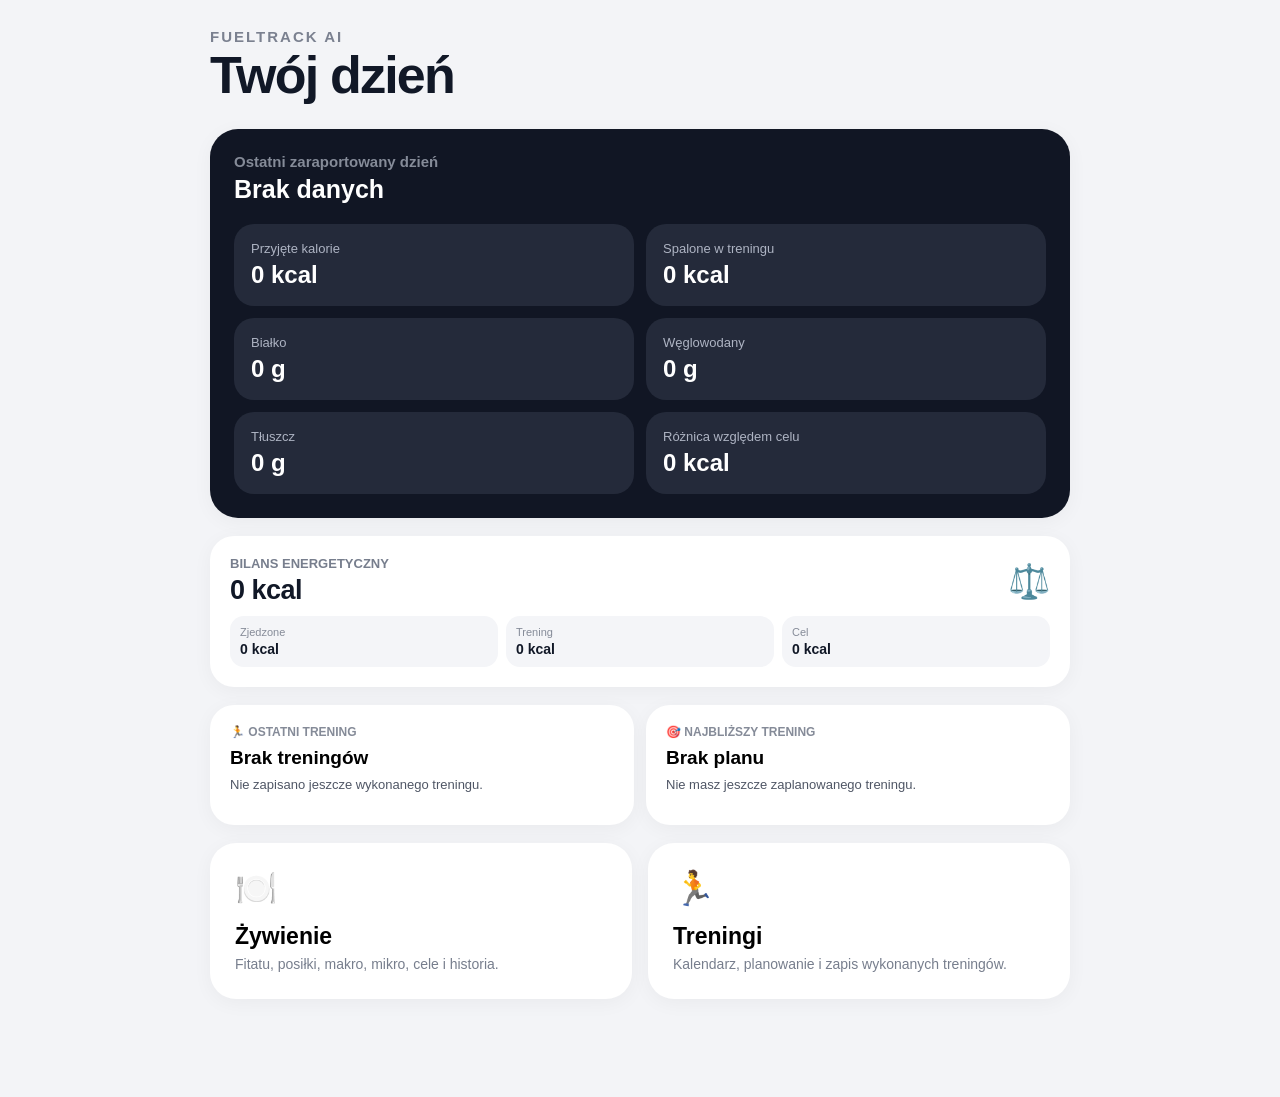
<file: index.html>
<!DOCTYPE html>
<html lang="pl">
<head>
  <meta charset="UTF-8">

  <meta
    name="viewport"
    content="width=device-width, initial-scale=1.0, viewport-fit=cover"
  >

  <meta
    name="theme-color"
    content="#f3f4f7"
  >

  <title>FuelTrack AI</title>

  <style>

    * {
      box-sizing: border-box;
    }

    html {
      background: #f3f4f7;
    }

    body {
      margin: 0;
      padding: 0;
      background: #f3f4f7;
      color: #111827;

      font-family:
        -apple-system,
        BlinkMacSystemFont,
        "SF Pro Display",
        "SF Pro Text",
        Inter,
        Arial,
        sans-serif;
    }

    button,
    input,
    select,
    textarea {
      font: inherit;
    }

    button {
      cursor: pointer;
    }

    .app {
      width: 100%;
      max-width: 900px;
      margin: 0 auto;
      padding: 28px 20px 80px;
    }

    .brand {
      color: #7b8190;
      font-size: 15px;
      font-weight: 800;
      letter-spacing: 2px;
      margin-bottom: 4px;
    }

    h1 {
      margin: 0;
      font-size: clamp(34px, 8vw, 52px);
      line-height: 1;
      letter-spacing: -1.8px;
    }

    h2 {
      margin: 0;
      font-size: 28px;
      letter-spacing: -0.7px;
    }

    h3 {
      margin: 0;
    }

    .topbar {
      display: flex;
      justify-content: space-between;
      align-items: flex-start;
      gap: 15px;
      margin-bottom: 28px;
    }

    .primary-btn {
      border: 0;
      border-radius: 18px;
      padding: 17px 20px;
      background: #3565e8;
      color: white;
      font-weight: 800;
      box-shadow: 0 8px 20px rgba(53, 101, 232, .2);
    }

    .secondary-btn {
      border: 0;
      border-radius: 14px;
      padding: 12px 16px;
      background: #e8eaf0;
      color: #151923;
      font-weight: 750;
    }

    .back-btn {
      border: 0;
      border-radius: 14px;
      padding: 11px 15px;
      background: #e7e9ef;
      font-weight: 750;
      margin-bottom: 18px;
    }

    .card {
      background: white;
      border-radius: 28px;
      padding: 24px;
      margin-bottom: 18px;
      box-shadow: 0 4px 20px rgba(0, 0, 0, .045);
    }

    .dark-card {
      background: #111624;
      color: white;
    }

    .summary-title {
      color: #858b98;
      font-size: 15px;
      font-weight: 700;
      margin-bottom: 5px;
    }

    .summary-date {
      font-size: 25px;
      font-weight: 850;
      margin-bottom: 20px;
    }

    .summary-grid {
      display: grid;
      grid-template-columns: repeat(2, 1fr);
      gap: 12px;
    }

    .summary-item {
      background: #242a3a;
      border-radius: 20px;
      padding: 17px;
    }

    .summary-label {
      color: #aeb4c3;
      font-size: 13px;
      margin-bottom: 5px;
    }

    .summary-value {
      font-size: 24px;
      font-weight: 850;
    }

    /* =====================================================
       BILANS
    ===================================================== */

    .balance-card {
      background: white;
      border-radius: 24px;
      padding: 20px;
      margin-bottom: 18px;
      box-shadow: 0 4px 20px rgba(0, 0, 0, .045);
    }

    .balance-top {
      display: flex;
      justify-content: space-between;
      align-items: center;
      gap: 15px;
    }

    .balance-label {
      color: #777e8d;
      font-size: 13px;
      font-weight: 750;
      margin-bottom: 4px;
    }

    .balance-value {
      font-size: 27px;
      font-weight: 900;
      letter-spacing: -.5px;
    }

    .balance-sub {
      margin-top: 10px;
      display: grid;
      grid-template-columns: repeat(3, 1fr);
      gap: 8px;
    }

    .balance-mini {
      background: #f4f5f8;
      border-radius: 14px;
      padding: 10px;
    }

    .balance-mini-label {
      color: #858b98;
      font-size: 11px;
      margin-bottom: 3px;
    }

    .balance-mini-value {
      font-size: 14px;
      font-weight: 800;
    }

    /* =====================================================
       DASHBOARD TRENING
    ===================================================== */

    .dashboard-training-grid {
      display: grid;
      grid-template-columns: repeat(2, 1fr);
      gap: 12px;
      margin-bottom: 18px;
    }

    .dashboard-training-card {
      border: 0;
      width: 100%;
      text-align: left;
      background: white;
      border-radius: 24px;
      padding: 20px;
      box-shadow: 0 4px 20px rgba(0, 0, 0, .045);
      transition: transform .15s ease;
    }

    .dashboard-training-card:active {
      transform: scale(.98);
    }

    .dashboard-training-label {
      color: #858b98;
      font-size: 12px;
      font-weight: 800;
      margin-bottom: 8px;
    }

    .dashboard-training-title {
      font-size: 19px;
      font-weight: 900;
      margin-bottom: 7px;
    }

    .dashboard-training-main {
      color: #4f5665;
      font-size: 13px;
      line-height: 1.45;
    }

    .dashboard-training-date {
      color: #3565e8;
      font-size: 12px;
      font-weight: 800;
      margin-top: 10px;
    }

    /* =====================================================
       NAWIGACJA
    ===================================================== */

    .nav-grid {
      display: grid;
      grid-template-columns: repeat(2, 1fr);
      gap: 16px;
      margin-bottom: 18px;
    }

    .nav-card {
      border: 0;
      text-align: left;
      background: white;
      border-radius: 26px;
      padding: 25px;
      min-height: 145px;
      box-shadow: 0 4px 20px rgba(0, 0, 0, .045);
    }

    .nav-icon {
      font-size: 34px;
      margin-bottom: 15px;
    }

    .nav-title {
      font-size: 23px;
      font-weight: 850;
      margin-bottom: 5px;
    }

    .nav-description {
      color: #777e8d;
      font-size: 14px;
      line-height: 1.35;
    }

    .section-header {
      display: flex;
      align-items: center;
      justify-content: space-between;
      gap: 12px;
      margin-bottom: 18px;
    }

    .day-label {
      color: #9ba1ae;
      font-size: 16px;
      margin-bottom: 5px;
    }

    .day-date {
      font-size: 29px;
      font-weight: 850;
    }

    select,
    input,
    textarea {
      width: 100%;
      border: 1px solid #dfe2e8;
      border-radius: 14px;
      padding: 13px 14px;
      background: white;
      color: #151923;
      outline: none;
    }

    select:focus,
    input:focus,
    textarea:focus {
      border-color: #3565e8;
    }

    /* =====================================================
       MAKRO
    ===================================================== */

    .macro-grid {
      display: grid;
      grid-template-columns: repeat(2, 1fr);
      gap: 12px;
      margin-top: 20px;
    }

    .macro-card {
      background: #242a3a;
      border-radius: 21px;
      padding: 18px;
    }

    .macro-top {
      display: flex;
      justify-content: space-between;
      gap: 10px;
      align-items: center;
      margin-bottom: 8px;
    }

    .macro-name {
      color: #c5cad5;
      font-size: 14px;
      font-weight: 700;
    }

    .macro-number {
      font-size: 22px;
      font-weight: 850;
    }

    .progress-track {
      width: 100%;
      height: 9px;
      background: #3a4050;
      border-radius: 99px;
      overflow: hidden;
    }

    .progress-bar {
      height: 100%;
      width: 0;
      border-radius: 99px;
      background: #4e7cff;
      transition: width .25s ease;
    }

    /* =====================================================
       CELE ŻYWIENIOWE
    ===================================================== */

    .goals-card {
      background: white;
      border-radius: 28px;
      padding: 24px;
      margin-bottom: 18px;
      box-shadow: 0 4px 20px rgba(0, 0, 0, .045);
    }

    .goals-description {
      color: #777e8d;
      font-size: 14px;
      line-height: 1.45;
      margin-top: 7px;
      margin-bottom: 20px;
    }

    .goals-grid {
      display: grid;
      grid-template-columns: repeat(2, minmax(0, 1fr));
      gap: 12px;
    }

    .goal-field {
      background: #f5f6fa;
      border-radius: 18px;
      padding: 14px;
    }

    .goal-field label {
      display: block;
      color: #666d7c;
      font-size: 12px;
      font-weight: 800;
      margin-bottom: 7px;
    }

    .goal-field input {
      background: white;
    }

    .goals-actions {
      display: flex;
      gap: 10px;
      margin-top: 14px;
    }

    /* =====================================================
       POSIŁKI
    ===================================================== */

    .meal {
      padding: 18px 0;
      border-bottom: 1px solid #eceef2;
    }

    .meal:last-child {
      border-bottom: 0;
    }

    .meal h3 {
      margin-bottom: 12px;
    }

    .product {
      padding: 9px 0;
      border-bottom: 1px solid #f0f1f4;
    }

    .product:last-child {
      border-bottom: 0;
    }

    .product-name {
      font-weight: 750;
      margin-bottom: 4px;
    }

    .product-info {
      color: #747b89;
      font-size: 14px;
    }

    .collapse-header {
      width: 100%;
      border: 0;
      background: transparent;
      display: flex;
      align-items: center;
      justify-content: space-between;
      gap: 12px;
      padding: 0;
      text-align: left;
      font-weight: 850;
      font-size: 23px;
    }

    .collapse-arrow {
      font-size: 20px;
      transition: transform .2s ease;
    }

    .collapse-content {
      display: none;
      margin-top: 20px;
    }

    .collapse-content.open {
      display: block;
    }

    .micro-row,
    .history-row {
      display: flex;
      justify-content: space-between;
      gap: 12px;
      padding: 11px 0;
      border-bottom: 1px solid #eceef2;
    }

    .history-row:last-child,
    .micro-row:last-child {
      border-bottom: 0;
    }

    .history-date {
      border: 0;
      background: transparent;
      padding: 0;
      font-weight: 800;
      text-align: left;
    }

    /* =====================================================
       FORMULARZE
    ===================================================== */

    .form-grid {
      display: grid;
      grid-template-columns: minmax(0, 1fr) minmax(0, 1fr);
      gap: 10px;
    }

    .form-full {
      grid-column: 1 / -1;
    }

    .form-grid > input,
    .form-grid > select,
    .form-grid > textarea {
      min-width: 0;
    }

    .form-grid input,
    .form-grid select,
    .form-grid textarea {
      font-size: 14px;
      min-width: 0;
    }

    .form-grid input::placeholder,
    .form-grid textarea::placeholder {
      font-size: 13px;
      color: #9ca1aa;
    }

    /* =====================================================
       WYKONANE TRENINGI
    ===================================================== */

    .workout-card {
      background: #f5f6fa;
      border-radius: 20px;
      padding: 18px;
      margin-bottom: 12px;
    }

    .workout-title {
      font-size: 20px;
      font-weight: 850;
      margin-bottom: 14px;
    }

    .workout-data {
      display: grid;
      grid-template-columns: repeat(2, 1fr);
      gap: 12px;
    }

    .workout-data small {
      color: #777e8d;
    }

    .workout-data b {
      font-size: 16px;
    }

    /* =====================================================
       KALENDARZ
    ===================================================== */

    .calendar {
      width: 100%;
      overflow-x: hidden;
    }

    .calendar-head,
    .calendar-row {
      display: grid;
      grid-template-columns: repeat(7, minmax(0, 1fr));
      width: 100%;
      min-width: 0;
    }

    .calendar-head div {
      padding: 6px 2px;
      text-align: center;
      color: #7b8190;
      font-size: 11px;
      font-weight: 800;
      overflow: hidden;
    }

    .calendar-day {
      min-width: 0;
      min-height: 82px;
      border: 1px solid #eceef2;
      padding: 5px;
      background: white;
      overflow: hidden;
    }

    .calendar-number {
      font-size: 14px;
      font-weight: 850;
      margin-bottom: 5px;
    }

    .calendar-event {
      min-width: 0;
      border-radius: 8px;
      padding: 4px;
      margin-top: 3px;
      background: #e8edff;
      color: #294da9;
      font-size: 9px;
      line-height: 1.15;
      font-weight: 750;
      overflow: hidden;
      text-overflow: ellipsis;
      white-space: nowrap;
    }

    .empty {
      color: #858b98;
      padding: 10px 0;
    }

    .hidden {
      display: none !important;
    }

    /* =====================================================
       SCREENY
    ===================================================== */

    .screens-preview {
      display: grid;
      grid-template-columns: repeat(4, 1fr);
      gap: 8px;
      margin-top: 10px;
    }

    .screens-preview img {
      width: 100%;
      aspect-ratio: 1;
      object-fit: cover;
      border-radius: 12px;
    }

    /* =====================================================
       STATUS
    ===================================================== */

    .status {
      position: fixed;
      left: 20px;
      right: 20px;
      bottom: 20px;
      z-index: 99999;
      padding: 15px 18px;
      border-radius: 15px;
      background: #16794b;
      color: white;
      font-weight: 700;
      text-align: center;
      box-shadow: 0 8px 30px rgba(0, 0, 0, .2);
    }

    /* =====================================================
       MOBILE
    ===================================================== */

    @media (max-width: 650px) {

      .app {
        padding: 22px 16px 70px;
      }

      .topbar {
        align-items: center;
      }

      .topbar .primary-btn {
        padding: 14px 15px;
        font-size: 14px;
      }

      .nav-grid,
      .macro-grid,
      .summary-grid,
      .dashboard-training-grid,
      .goals-grid {
        grid-template-columns: 1fr 1fr;
      }

      .nav-card {
        min-height: 135px;
        padding: 20px;
      }

      .nav-title {
        font-size: 20px;
      }

      .calendar {
        overflow-x: hidden;
      }

      .calendar-head,
      .calendar-row {
        grid-template-columns: repeat(7, minmax(0, 1fr));
      }

      .calendar-head div {
        font-size: 10px;
        padding: 5px 1px;
      }

      .calendar-day {
        min-height: 76px;
        padding: 4px;
      }

      .calendar-number {
        font-size: 13px;
      }

      .calendar-event {
        font-size: 8px;
        padding: 3px;
        border-radius: 7px;
      }

      .form-grid {
        grid-template-columns: minmax(0, 1fr) minmax(0, 1fr);
        gap: 8px;
      }

      .form-grid input,
      .form-grid select,
      .form-grid textarea {
        font-size: 14px;
        padding: 11px 10px;
      }

      .form-grid input::placeholder,
      .form-grid textarea::placeholder {
        font-size: 12px;
      }

      #planCalories,
      #planDistance {
        font-size: 13px;
      }

      #planCalories::placeholder,
      #planDistance::placeholder {
        font-size: 11px;
      }

      .balance-value {
        font-size: 23px;
      }

      .dashboard-training-card {
        padding: 16px;
      }

      .dashboard-training-title {
        font-size: 17px;
      }

      .goals-actions {
        flex-direction: column;
      }

    }

    @media (max-width: 430px) {

      .nav-grid {
        gap: 10px;
      }

      .nav-card {
        padding: 17px;
      }

      .nav-icon {
        font-size: 28px;
      }

      .nav-title {
        font-size: 18px;
      }

      .summary-item {
        padding: 14px;
      }

      .summary-value {
        font-size: 20px;
      }

      .calendar-head div {
        font-size: 9px;
        font-weight: 800;
      }

      .calendar-day {
        min-height: 70px;
        padding: 3px;
      }

      .calendar-number {
        font-size: 12px;
        margin-bottom: 3px;
      }

      .calendar-event {
        font-size: 7px;
        padding: 2px 3px;
      }

      .form-grid {
        gap: 7px;
      }

      .form-grid input,
      .form-grid select,
      .form-grid textarea {
        padding: 10px 9px;
      }

      .form-grid input::placeholder,
      .form-grid textarea::placeholder {
        font-size: 11px;
      }

      #planCalories,
      #planDistance {
        font-size: 12px;
      }

      #planCalories::placeholder,
      #planDistance::placeholder {
        font-size: 10px;
      }

      .balance-sub {
        grid-template-columns: 1fr;
      }

      .dashboard-training-grid {
        grid-template-columns: 1fr;
      }

      .goals-grid {
        grid-template-columns: 1fr;
      }

    }

  </style>
</head>

<body>

<main class="app">

  <!-- =====================================================
       STRONA GŁÓWNA
  ====================================================== -->

  <section id="homePage">

    <header class="topbar">

      <div>
        <div class="brand">
          FUELTRACK AI
        </div>

        <h1>
          Twój dzień
        </h1>
      </div>

    </header>


    <!-- ===================================================
         PODSUMOWANIE DNIA
    ==================================================== -->

    <section class="card dark-card">

      <div class="summary-title">
        Ostatni zaraportowany dzień
      </div>

      <div
        id="homeDate"
        class="summary-date"
      >
        Brak danych
      </div>

      <div class="summary-grid">

        <div class="summary-item">
          <div class="summary-label">
            Przyjęte kalorie
          </div>

          <div
            id="homeCalories"
            class="summary-value"
          >
            0 kcal
          </div>
        </div>

        <div class="summary-item">
          <div class="summary-label">
            Spalone w treningu
          </div>

          <div
            id="homeBurned"
            class="summary-value"
          >
            0 kcal
          </div>
        </div>

        <div class="summary-item">
          <div class="summary-label">
            Białko
          </div>

          <div
            id="homeProtein"
            class="summary-value"
          >
            0 g
          </div>
        </div>

        <div class="summary-item">
          <div class="summary-label">
            Węglowodany
          </div>

          <div
            id="homeCarbs"
            class="summary-value"
          >
            0 g
          </div>
        </div>

        <div class="summary-item">
          <div class="summary-label">
            Tłuszcz
          </div>

          <div
            id="homeFat"
            class="summary-value"
          >
            0 g
          </div>
        </div>

        <div class="summary-item">
          <div class="summary-label">
            Różnica względem celu
          </div>

          <div
            id="homeBalance"
            class="summary-value"
          >
            0 kcal
          </div>
        </div>

      </div>

    </section>


    <!-- ===================================================
         BILANS ENERGETYCZNY
    ==================================================== -->

    <section class="balance-card">

      <div class="balance-top">

        <div>

          <div class="balance-label">
            BILANS ENERGETYCZNY
          </div>

          <div
            id="dashboardBalance"
            class="balance-value"
          >
            0 kcal
          </div>

        </div>

        <div
          id="dashboardBalanceIcon"
          style="font-size:34px;"
        >
          ⚖️
        </div>

      </div>


      <div class="balance-sub">

        <div class="balance-mini">

          <div class="balance-mini-label">
            Zjedzone
          </div>

          <div
            id="dashboardBalanceFood"
            class="balance-mini-value"
          >
            0 kcal
          </div>

        </div>

        <div class="balance-mini">

          <div class="balance-mini-label">
            Trening
          </div>

          <div
            id="dashboardBalanceWorkout"
            class="balance-mini-value"
          >
            0 kcal
          </div>

        </div>

        <div class="balance-mini">

          <div class="balance-mini-label">
            Cel
          </div>

          <div
            id="dashboardBalanceGoal"
            class="balance-mini-value"
          >
            0 kcal
          </div>

        </div>

      </div>

    </section>


    <!-- ===================================================
         TRENING — OSTATNI + NAJBLIŻSZY
    ==================================================== -->

    <div class="dashboard-training-grid">

      <button
        id="dashboardLastWorkout"
        class="dashboard-training-card"
        type="button"
      >

        <div class="dashboard-training-label">
          🏃 OSTATNI TRENING
        </div>

        <div
          id="dashboardLastWorkoutTitle"
          class="dashboard-training-title"
        >
          Brak treningów
        </div>

        <div
          id="dashboardLastWorkoutMain"
          class="dashboard-training-main"
        >
          Nie zapisano jeszcze wykonanego treningu.
        </div>

        <div
          id="dashboardLastWorkoutDate"
          class="dashboard-training-date"
        ></div>

      </button>


      <button
        id="dashboardNextWorkout"
        class="dashboard-training-card"
        type="button"
      >

        <div class="dashboard-training-label">
          🎯 NAJBLIŻSZY TRENING
        </div>

        <div
          id="dashboardNextWorkoutTitle"
          class="dashboard-training-title"
        >
          Brak planu
        </div>

        <div
          id="dashboardNextWorkoutMain"
          class="dashboard-training-main"
        >
          Nie masz jeszcze zaplanowanego treningu.
        </div>

        <div
          id="dashboardNextWorkoutDate"
          class="dashboard-training-date"
        ></div>

      </button>

    </div>


    <!-- ===================================================
         NAWIGACJA
    ==================================================== -->

    <section class="nav-grid">

      <button
        class="nav-card"
        id="goNutrition"
        type="button"
      >

        <div class="nav-icon">
          🍽️
        </div>

        <div class="nav-title">
          Żywienie
        </div>

        <div class="nav-description">
          Fitatu, posiłki, makro, mikro, cele i historia.
        </div>

      </button>


      <button
        class="nav-card"
        id="goTraining"
        type="button"
      >

        <div class="nav-icon">
          🏃
        </div>

        <div class="nav-title">
          Treningi
        </div>

        <div class="nav-description">
          Kalendarz, planowanie i zapis wykonanych treningów.
        </div>

      </button>

    </section>

  </section>


  <!-- =====================================================
       STRONA ŻYWIENIA
  ====================================================== -->

  <section
    id="nutritionPage"
    class="hidden"
  >

    <button
      class="back-btn"
      id="backHomeNutrition"
      type="button"
    >
      ← Strona główna
    </button>


    <header class="topbar">

      <div>

        <div class="brand">
          FUELTRACK AI
        </div>

        <h1>
          Żywienie
        </h1>

      </div>

      <button
        class="primary-btn"
        id="importBtn"
        type="button"
      >
        + Import Fitatu
      </button>

      <input
        id="fileInput"
        type="file"
        accept=".csv,text/csv"
        class="hidden"
      >

    </header>


    <!-- ===================================================
         CELE ŻYWIENIOWE
    ==================================================== -->

    <section class="goals-card">

      <div class="section-header">

        <div>

          <h2>
            Cele żywieniowe
          </h2>

          <div class="goals-description">
            Ustaw dzienne cele kalorii i makroskładników.
            Będą wykorzystywane do porównywania rzeczywistego
            spożycia z założeniami.
          </div>

        </div>

      </div>


      <div class="goals-grid">

        <div class="goal-field">

          <label for="goalCalories">
            🔥 Kalorie — kcal
          </label>

          <input
            id="goalCalories"
            type="number"
            min="0"
            step="1"
            placeholder="np. 2200"
          >

        </div>


        <div class="goal-field">

          <label for="goalProtein">
            🥩 Białko — g
          </label>

          <input
            id="goalProtein"
            type="number"
            min="0"
            step="1"
            placeholder="np. 180"
          >

        </div>


        <div class="goal-field">

          <label for="goalCarbs">
            🍚 Węglowodany — g
          </label>

          <input
            id="goalCarbs"
            type="number"
            min="0"
            step="1"
            placeholder="np. 220"
          >

        </div>


        <div class="goal-field">

          <label for="goalFat">
            🥑 Tłuszcz — g
          </label>

          <input
            id="goalFat"
            type="number"
            min="0"
            step="1"
            placeholder="np. 70"
          >

        </div>

      </div>


      <div class="goals-actions">

        <button
          id="saveGoalsBtn"
          class="primary-btn"
          type="button"
        >
          Zapisz cele
        </button>

        <button
          id="resetGoalsBtn"
          class="secondary-btn"
          type="button"
        >
          Wyczyść cele
        </button>

      </div>

    </section>


    <!-- ===================================================
         WYBRANY DZIEŃ
    ==================================================== -->

    <section class="card dark-card">

      <div class="day-label">
        Wybrany dzień
      </div>

      <div
        id="selectedDateLabel"
        class="day-date"
      >
        Brak danych
      </div>

      <select
        id="dateSelect"
        style="margin-top:18px;"
      ></select>


      <div class="macro-grid">

        <div class="macro-card">

          <div class="macro-top">

            <span class="macro-name">
              🔥 Kalorie
            </span>

            <span
              id="kcal"
              class="macro-number"
            >
              0
            </span>

          </div>

          <div class="progress-track">

            <div
              id="kcalBar"
              class="progress-bar"
            ></div>

          </div>

        </div>


        <div class="macro-card">

          <div class="macro-top">

            <span class="macro-name">
              🥩 Białko
            </span>

            <span
              id="protein"
              class="macro-number"
            >
              0
            </span>

          </div>

          <div class="progress-track">

            <div
              id="proteinBar"
              class="progress-bar"
            ></div>

          </div>

        </div>


        <div class="macro-card">

          <div class="macro-top">

            <span class="macro-name">
              🍚 Węglowodany
            </span>

            <span
              id="carbs"
              class="macro-number"
            >
              0
            </span>

          </div>

          <div class="progress-track">

            <div
              id="carbsBar"
              class="progress-bar"
            ></div>

          </div>

        </div>


        <div class="macro-card">

          <div class="macro-top">

            <span class="macro-name">
              🥑 Tłuszcz
            </span>

            <span
              id="fat"
              class="macro-number"
            >
              0
            </span>

          </div>

          <div class="progress-track">

            <div
              id="fatBar"
              class="progress-bar"
            ></div>

          </div>

        </div>

      </div>

    </section>


    <!-- ===================================================
         POSIŁKI
    ==================================================== -->

    <section class="card">

      <div class="section-header">

        <h2>
          Posiłki
        </h2>

        <button
          class="secondary-btn"
          id="copyBtn"
          type="button"
        >
          📋 Kopiuj pełny raport
        </button>

      </div>

      <div id="meals"></div>

    </section>


    <!-- ===================================================
         MAKRO I MIKRO
    ==================================================== -->

    <section class="card">

      <button
        class="collapse-header"
        data-target="macroMicroContent"
        type="button"
      >

        <span>
          Makro i mikro
        </span>

        <span class="collapse-arrow">
          ⌄
        </span>

      </button>


      <div
        id="macroMicroContent"
        class="collapse-content"
      >

        <h3 style="margin-bottom:12px;">
          Makro
        </h3>

        <div id="macroDetails"></div>

        <h3 style="margin:25px 0 12px;">
          Mikro
        </h3>

        <div id="micros"></div>

      </div>

    </section>


    <!-- ===================================================
         HISTORIA
    ==================================================== -->

    <section class="card">

      <button
        class="collapse-header"
        data-target="historyContent"
        type="button"
      >

        <span>

          Historia

          <span
            id="dayCount"
            style="
              display:inline-block;
              margin-left:8px;
              padding:7px 12px;
              border-radius:999px;
              background:#eef0ff;
              color:#303b9f;
              font-size:13px;
            "
          >
            0 dni
          </span>

        </span>

        <span class="collapse-arrow">
          ⌄
        </span>

      </button>


      <div
        id="historyContent"
        class="collapse-content"
      >

        <div id="history"></div>

      </div>

    </section>

  </section>


  <!-- =====================================================
       STRONA TRENINGÓW
  ====================================================== -->

  <section
    id="trainingPage"
    class="hidden"
  >

    <button
      class="back-btn"
      id="backHomeTraining"
      type="button"
    >
      ← Strona główna
    </button>


    <header style="margin-bottom:25px;">

      <div class="brand">
        FUELTRACK AI
      </div>

      <h1>
        Treningi
      </h1>

    </header>


    <!-- ===================================================
         KALENDARZ
    ==================================================== -->

    <section class="card">

      <div class="section-header">

        <h2>
          Kalendarz treningów
        </h2>

        <div
          style="
            display:flex;
            gap:8px;
          "
        >

          <button
            class="secondary-btn"
            id="prevMonth"
            type="button"
          >
            ←
          </button>

          <button
            class="secondary-btn"
            id="nextMonth"
            type="button"
          >
            →
          </button>

        </div>

      </div>


      <div
        id="calendarTitle"
        style="
          font-size:20px;
          font-weight:850;
          margin-bottom:12px;
        "
      ></div>


      <div class="calendar">

        <div class="calendar-head">

          <div>Pon</div>
          <div>Wt</div>
          <div>Śr</div>
          <div>Czw</div>
          <div>Pt</div>
          <div>Sob</div>
          <div>Nd</div>

        </div>


        <div
          id="calendarGrid"
          class="calendar-row"
        ></div>

      </div>

    </section>


    <!-- ===================================================
         PLANOWANIE
    ==================================================== -->

    <section class="card">

      <div class="section-header">

        <h2>
          Planowanie treningu
        </h2>

      </div>


      <div class="form-grid">

        <input
          id="planDate"
          type="date"
        >


        <select id="planType">

          <option value="Easy">
            Easy
          </option>

          <option value="Long">
            Long
          </option>

          <option value="Interwały">
            Interwały
          </option>

          <option value="Podbiegi">
            Podbiegi
          </option>

          <option value="Tempo">
            Tempo
          </option>

          <option value="Siłownia">
            Siłownia
          </option>

          <option value="Regeneracja">
            Regeneracja
          </option>

          <option value="Inny">
            Inny
          </option>

        </select>


        <input
          id="planName"
          placeholder="Nazwa treningu"
          class="form-full"
        >


        <input
          id="planCalories"
          type="number"
          placeholder="Spalone kcal"
        >


        <input
          id="planDistance"
          type="number"
          step="0.1"
          placeholder="Dystans (km)"
        >


        <textarea
          id="planNote"
          rows="3"
          placeholder="Opis / założenia treningu"
          class="form-full"
        ></textarea>


        <button
          id="savePlanBtn"
          class="primary-btn form-full"
          type="button"
        >
          + Dodaj do kalendarza
        </button>

      </div>

    </section>


    <!-- ===================================================
         WYKONANE TRENINGI
    ==================================================== -->

    <section class="card">

      <div class="section-header">

        <h2>
          Wykonane treningi
        </h2>

        <button
          class="secondary-btn"
          id="addWorkoutBtn"
          type="button"
        >
          + Dodaj trening
        </button>

      </div>


      <div
        id="workoutForm"
        class="hidden"
      >

        <div class="form-grid">

          <input
            id="wDate"
            type="date"
          >

          <input
            id="wType"
            placeholder="Rodzaj, np. Easy Run"
          >

          <input
            id="wDistance"
            type="number"
            step="0.01"
            placeholder="Dystans km"
          >

          <input
            id="wTime"
            placeholder="Czas, np. 52:34"
          >

          <input
            id="wPace"
            placeholder="Tempo, np. 5:18/km"
          >

          <input
            id="wHr"
            type="number"
            placeholder="Średnie HR"
          >

          <input
            id="wMaxHr"
            type="number"
            placeholder="Maksymalne HR"
          >

          <input
            id="wCalories"
            type="number"
            placeholder="Spalone kcal"
          >

          <input
            id="wCadence"
            type="number"
            placeholder="Kadencja"
          >

          <input
            id="wElevation"
            type="number"
            placeholder="Przewyższenie m"
          >


          <textarea
            id="wNote"
            rows="3"
            placeholder="Odczucia / notatka"
            class="form-full"
          ></textarea>


          <div class="
</file>
